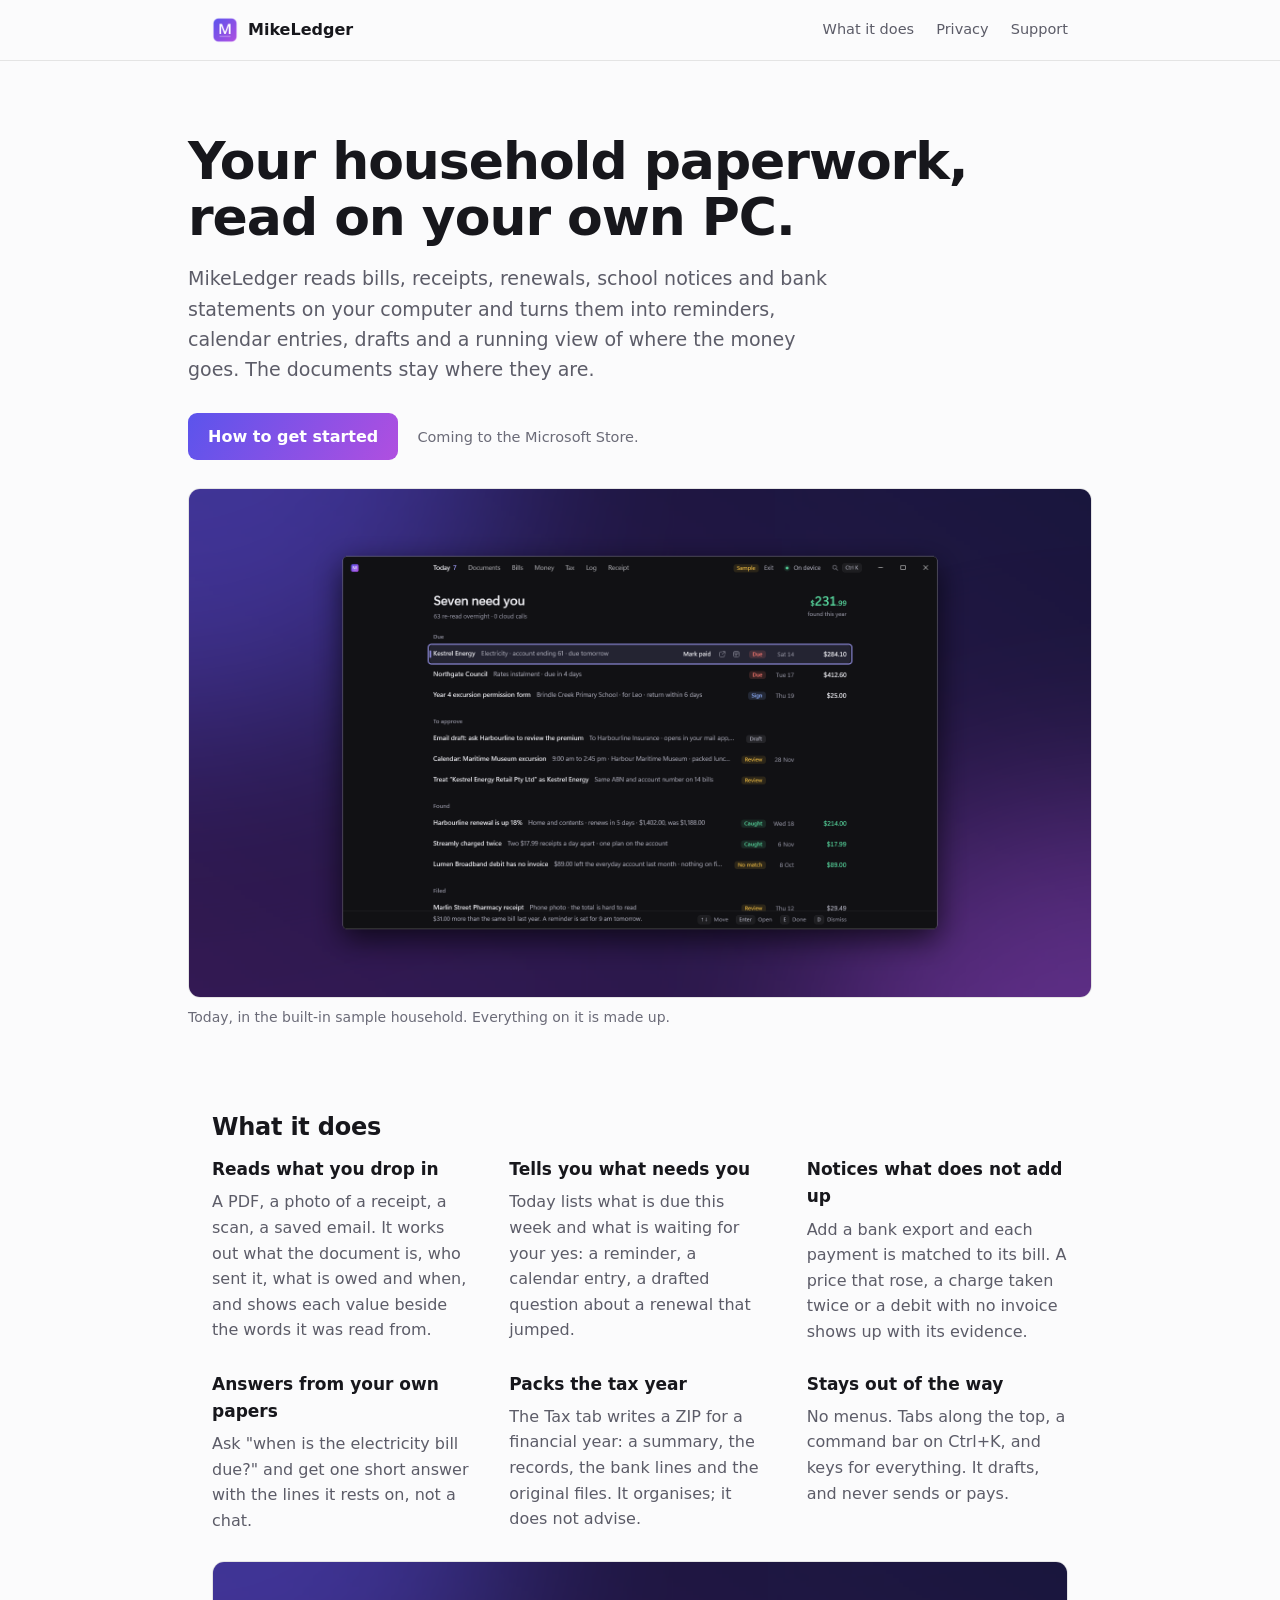
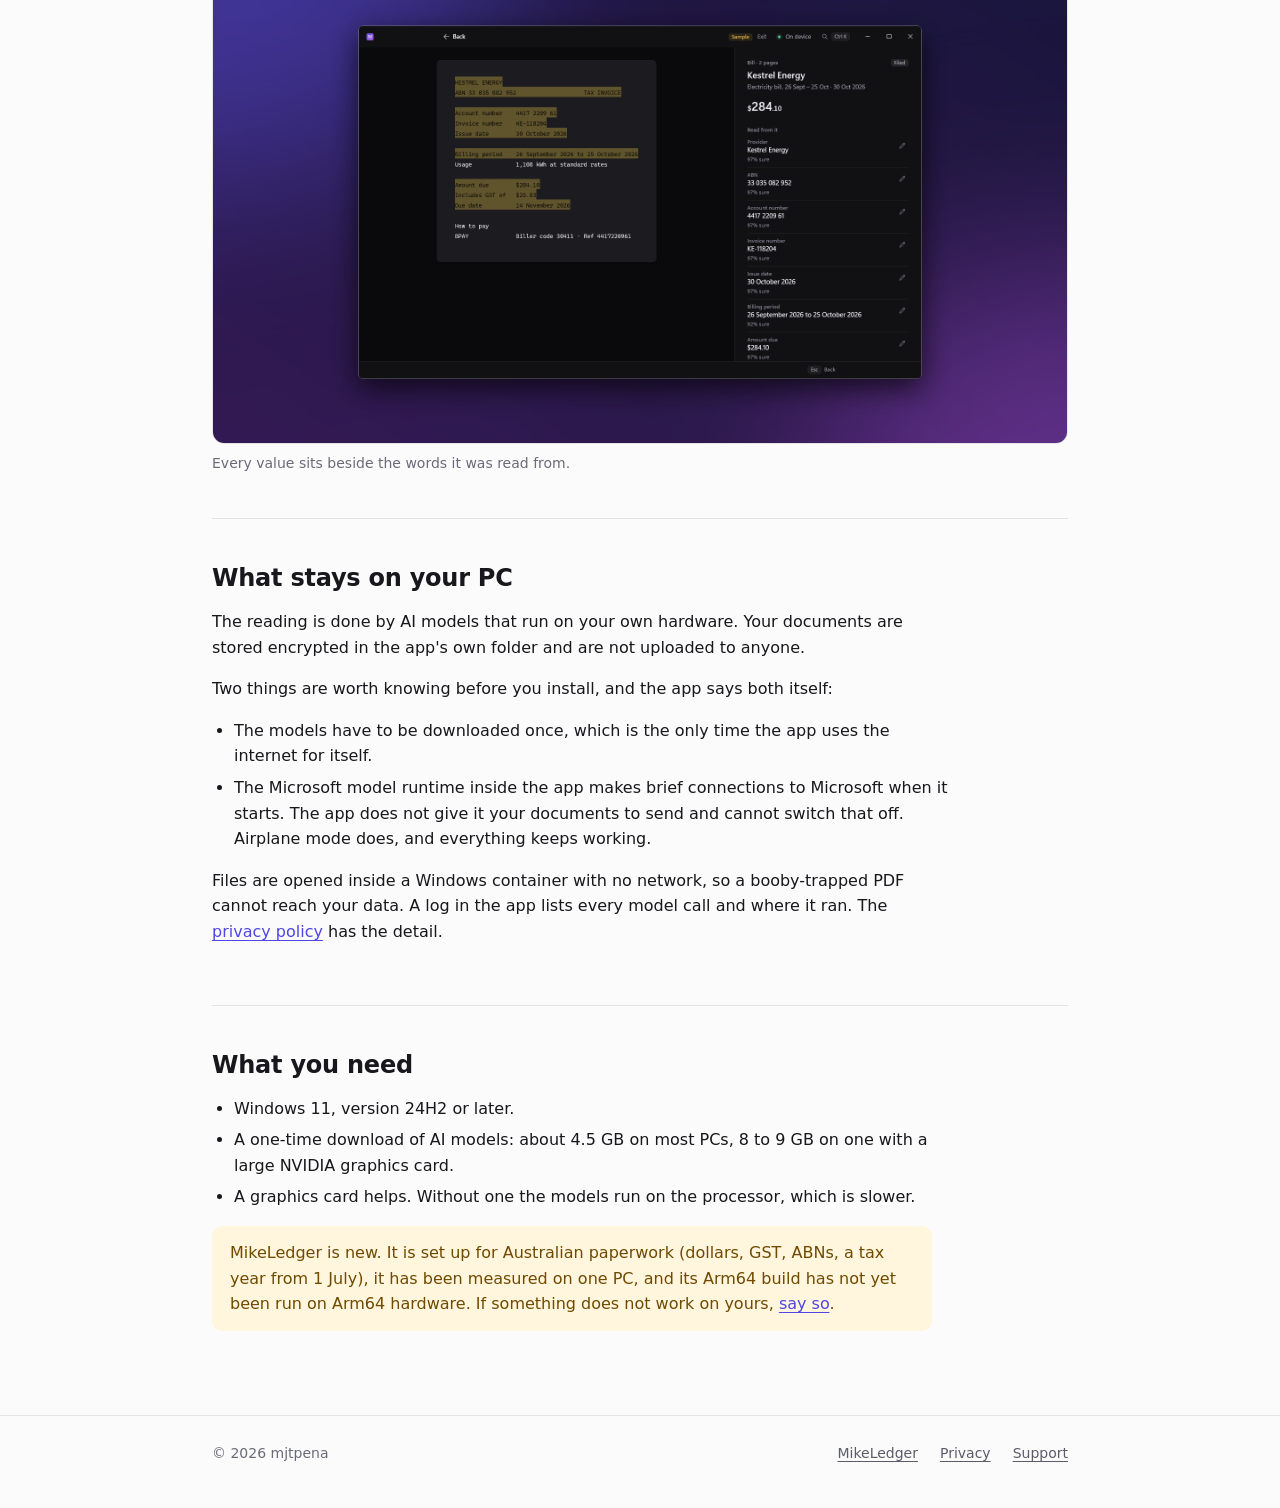
<file: index.html>
<!doctype html>
<html lang="en">
<head>
<meta charset="utf-8">
<meta name="viewport" content="width=device-width, initial-scale=1">
<title>MikeLedger: a private household ledger for Windows</title>
<meta name="description" content="MikeLedger reads your bills, receipts and letters on your own PC and turns them into reminders, calendar entries, drafts and a view of where the money goes.">
<meta property="og:title" content="MikeLedger">
<meta property="og:description" content="A private household ledger for Windows. Your paperwork is read on your own PC.">
<meta property="og:image" content="https://mjtpena.github.io/MikeLedger-support/assets/social.png">
<link rel="icon" href="assets/favicon-32.png" sizes="32x32">
<link rel="stylesheet" href="styles.css">
</head>
<body>
<a class="skip" href="#main">Skip to content</a>
<header class="site">
  <div class="wrap">
    <a class="mark" href="./" aria-current="page"><img src="assets/icon-64.png" alt="">MikeLedger</a>
    <nav class="site" aria-label="Site">
      <a href="#what">What it does</a>
      <a href="privacy.html">Privacy</a>
      <a href="support.html">Support</a>
    </nav>
  </div>
</header>

<main id="main">
  <div class="wrap hero">
    <h1>Your household paperwork, read on your own PC.</h1>
    <p class="lede">MikeLedger reads bills, receipts, renewals, school notices and bank statements on your computer and turns them into reminders, calendar entries, drafts and a running view of where the money goes. The documents stay where they are.</p>
    <p>
      <a class="button" id="store-link" href="support.html#start">How to get started</a>
      <span class="soon" id="store-note">Coming to the Microsoft Store.</span>
    </p>
    <figure class="shot">
      <img src="assets/screens/today.png" width="1920" height="1080" alt="The Today page: three things due this week, three waiting for approval, and three findings worth money.">
      <figcaption>Today, in the built-in sample household. Everything on it is made up.</figcaption>
    </figure>
  </div>

  <div class="wrap">
    <section id="what">
      <h2>What it does</h2>
      <div class="cols">
        <div>
          <h3>Reads what you drop in</h3>
          <p>A PDF, a photo of a receipt, a scan, a saved email. It works out what the document is, who sent it, what is owed and when, and shows each value beside the words it was read from.</p>
        </div>
        <div>
          <h3>Tells you what needs you</h3>
          <p>Today lists what is due this week and what is waiting for your yes: a reminder, a calendar entry, a drafted question about a renewal that jumped.</p>
        </div>
        <div>
          <h3>Notices what does not add up</h3>
          <p>Add a bank export and each payment is matched to its bill. A price that rose, a charge taken twice or a debit with no invoice shows up with its evidence.</p>
        </div>
        <div>
          <h3>Answers from your own papers</h3>
          <p>Ask "when is the electricity bill due?" and get one short answer with the lines it rests on, not a chat.</p>
        </div>
        <div>
          <h3>Packs the tax year</h3>
          <p>The Tax tab writes a ZIP for a financial year: a summary, the records, the bank lines and the original files. It organises; it does not advise.</p>
        </div>
        <div>
          <h3>Stays out of the way</h3>
          <p>No menus. Tabs along the top, a command bar on Ctrl+K, and keys for everything. It drafts, and never sends or pays.</p>
        </div>
      </div>
      <figure class="shot">
        <img src="assets/screens/document.png" width="1920" height="1080" alt="A document open beside the values read from it, each with the words it came from.">
        <figcaption>Every value sits beside the words it was read from.</figcaption>
      </figure>
    </section>

    <section id="private">
      <h2>What stays on your PC</h2>
      <p>The reading is done by AI models that run on your own hardware. Your documents are stored encrypted in the app's own folder and are not uploaded to anyone.</p>
      <p>Two things are worth knowing before you install, and the app says both itself:</p>
      <ul>
        <li>The models have to be downloaded once, which is the only time the app uses the internet for itself.</li>
        <li>The Microsoft model runtime inside the app makes brief connections to Microsoft when it starts. The app does not give it your documents to send and cannot switch that off. Airplane mode does, and everything keeps working.</li>
      </ul>
      <p>Files are opened inside a Windows container with no network, so a booby-trapped PDF cannot reach your data. A log in the app lists every model call and where it ran. The <a href="privacy.html">privacy policy</a> has the detail.</p>
    </section>

    <section id="need">
      <h2>What you need</h2>
      <ul>
        <li>Windows 11, version 24H2 or later.</li>
        <li>A one-time download of AI models: about 4.5 GB on most PCs, 8 to 9 GB on one with a large NVIDIA graphics card.</li>
        <li>A graphics card helps. Without one the models run on the processor, which is slower.</li>
      </ul>
      <div class="note"><p>MikeLedger is new. It is set up for Australian paperwork (dollars, GST, ABNs, a tax year from 1 July), it has been measured on one PC, and its Arm64 build has not yet been run on Arm64 hardware. If something does not work on yours, <a href="support.html#help">say so</a>.</p></div>
    </section>
  </div>
</main>

<footer class="site">
  <div class="wrap">
    <span class="grow">© 2026 mjtpena</span>
    <a href="./">MikeLedger</a>
    <a href="privacy.html">Privacy</a>
    <a href="support.html">Support</a>
  </div>
</footer>
</body>
</html>
</file>
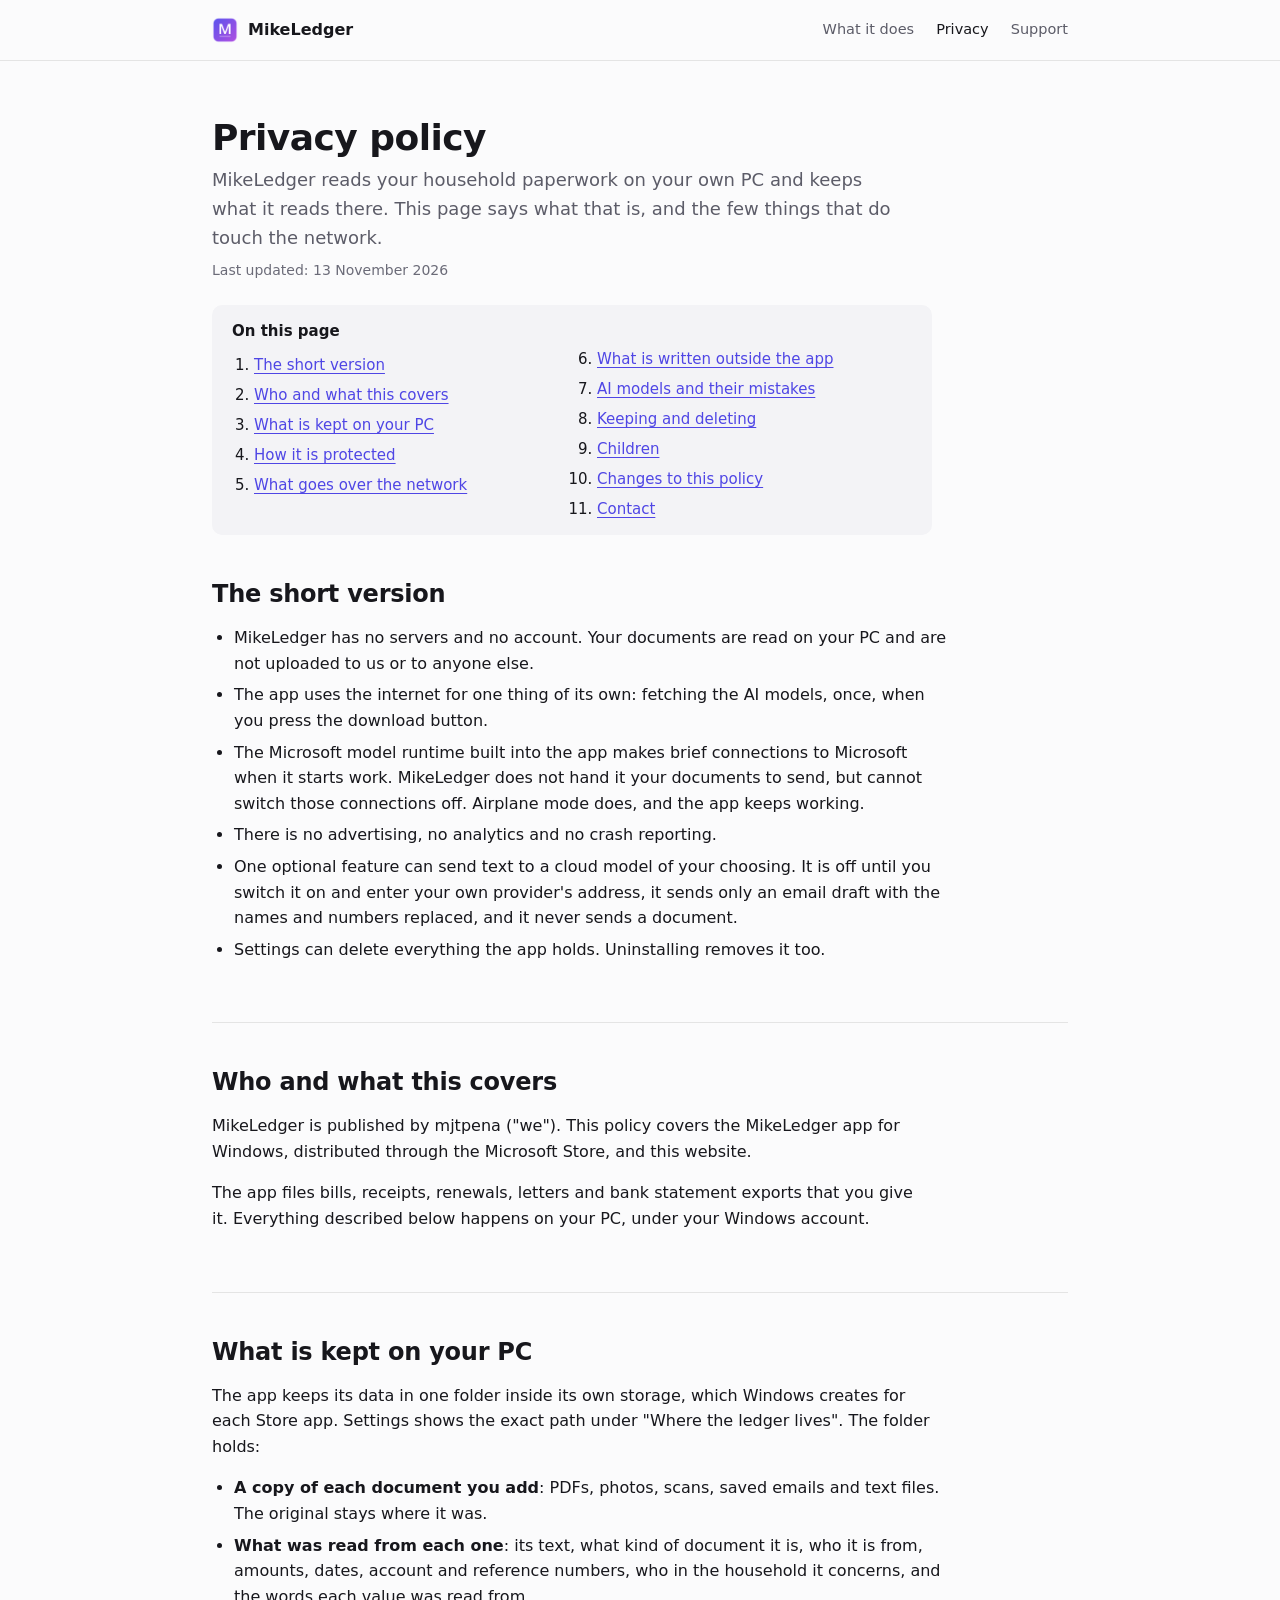
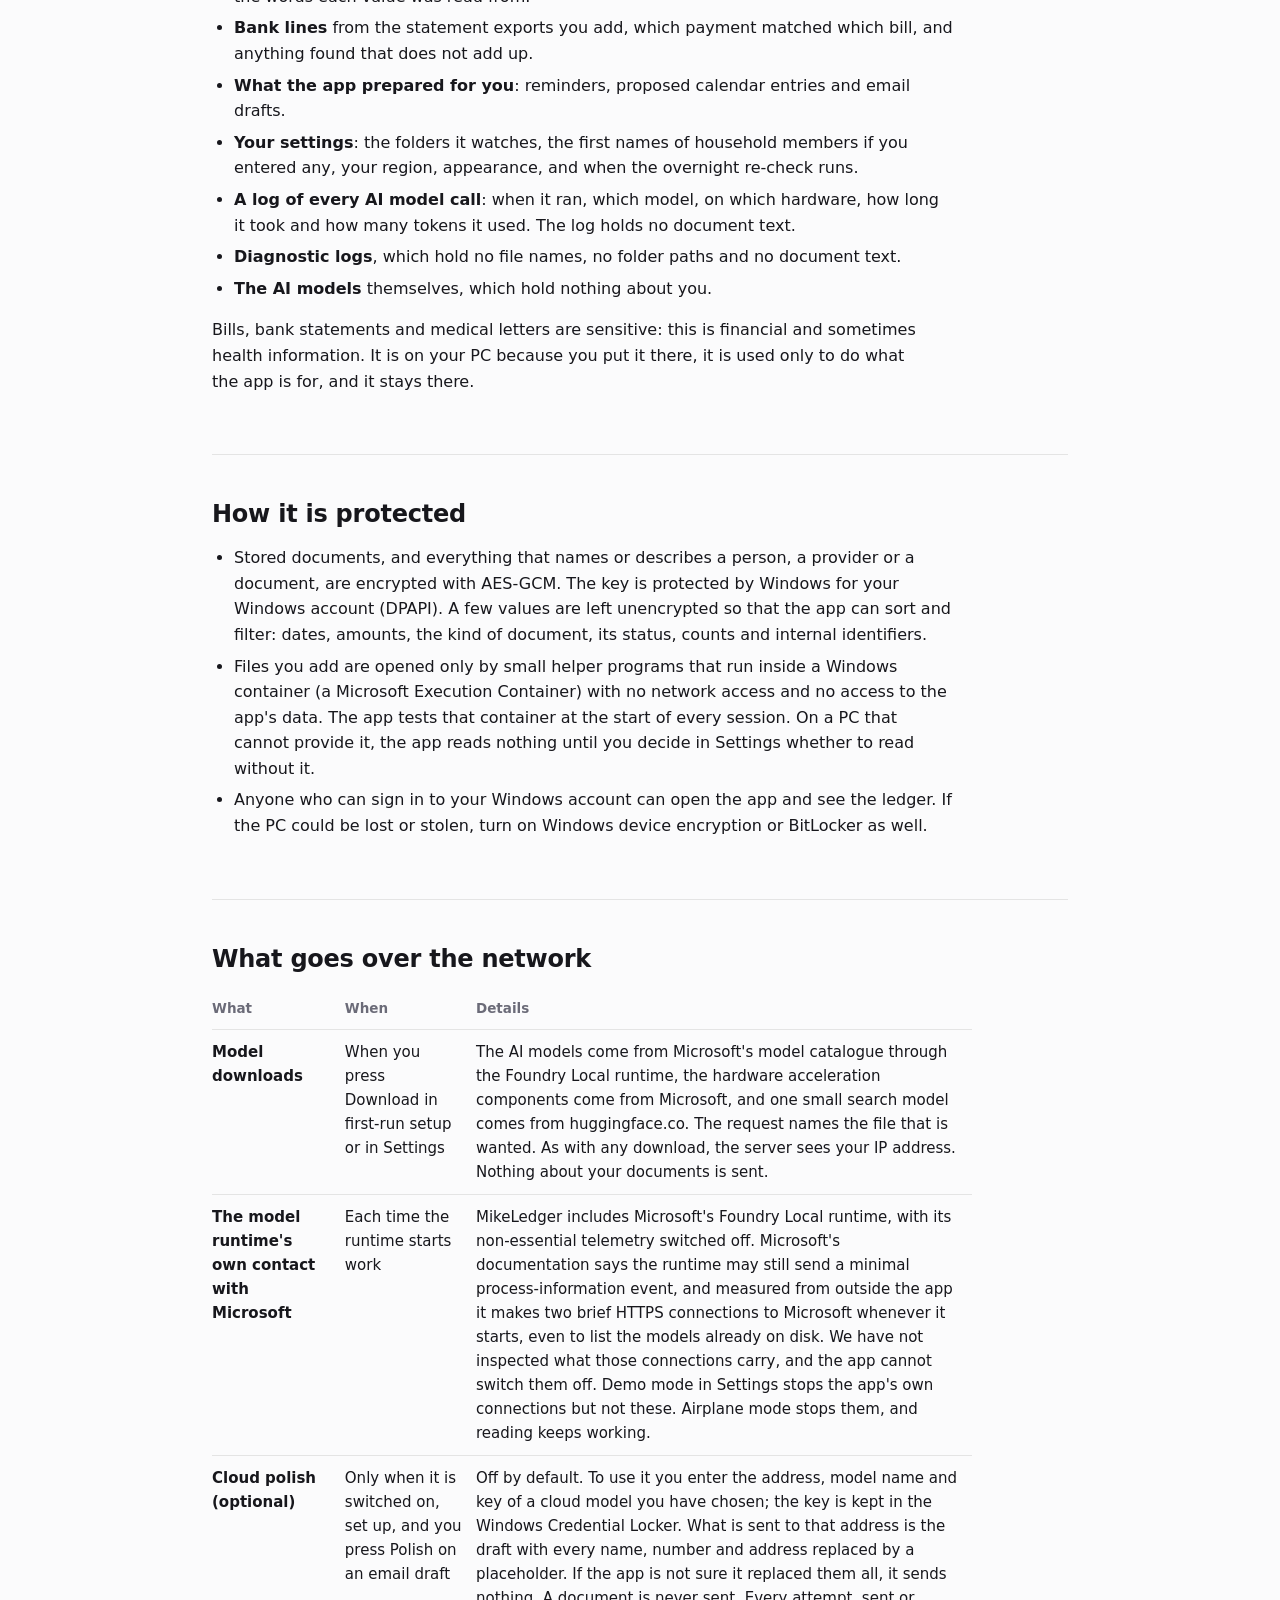
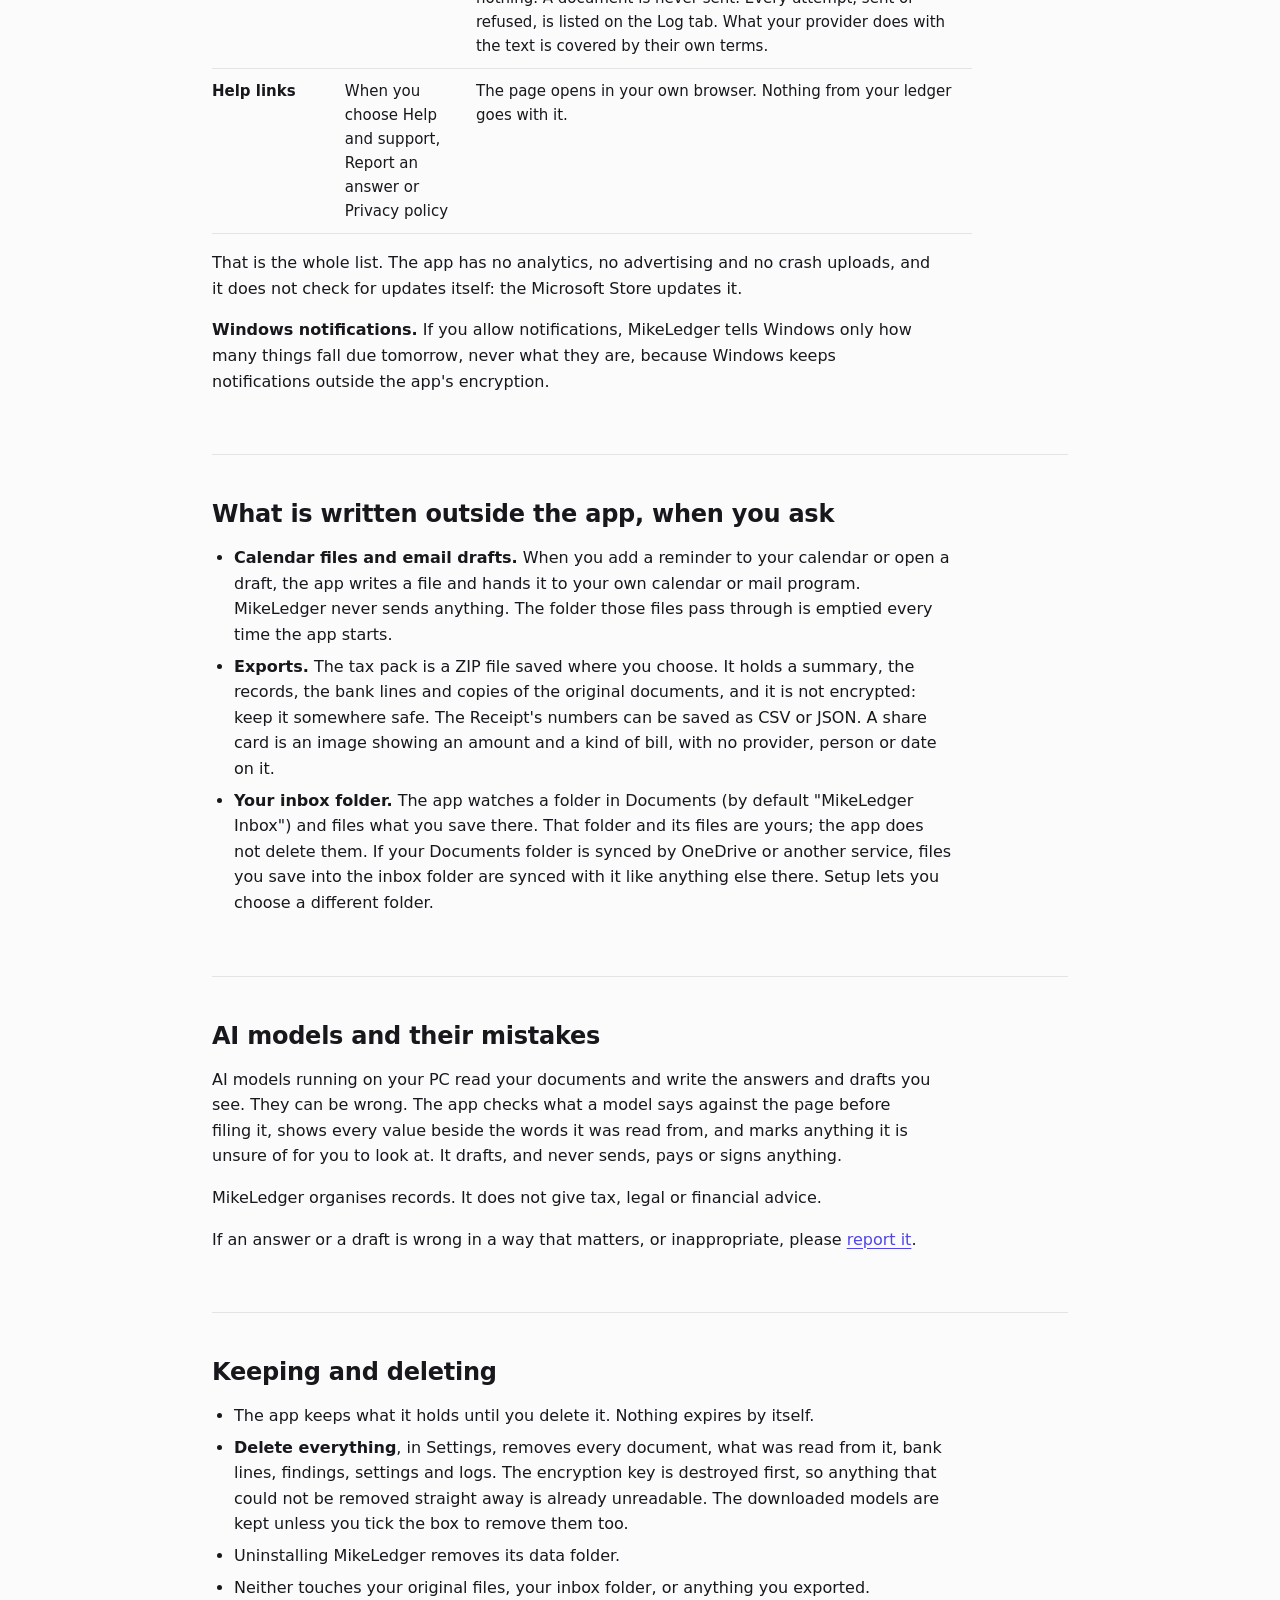
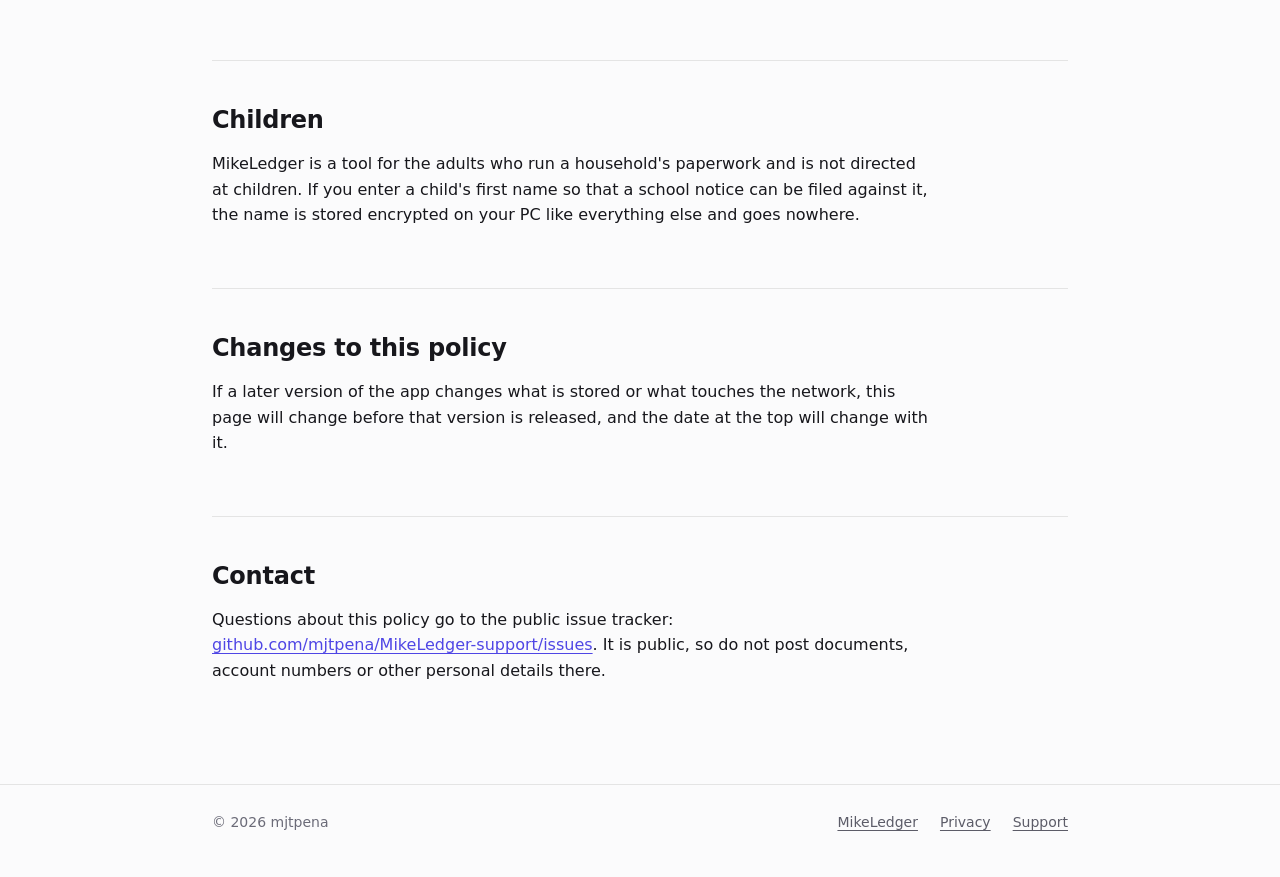
<file: privacy.html>
<!doctype html>
<html lang="en">
<head>
<meta charset="utf-8">
<meta name="viewport" content="width=device-width, initial-scale=1">
<title>Privacy policy | MikeLedger</title>
<meta name="description" content="What MikeLedger keeps on your PC, what goes over the network, and how to delete it.">
<link rel="icon" href="assets/favicon-32.png" sizes="32x32">
<link rel="stylesheet" href="styles.css">
</head>
<body>
<a class="skip" href="#main">Skip to content</a>
<header class="site">
  <div class="wrap">
    <a class="mark" href="./"><img src="assets/icon-64.png" alt="">MikeLedger</a>
    <nav class="site" aria-label="Site">
      <a href="./#what">What it does</a>
      <a href="privacy.html" aria-current="page">Privacy</a>
      <a href="support.html">Support</a>
    </nav>
  </div>
</header>

<main id="main" class="wrap">
  <h1 class="page">Privacy policy</h1>
  <p class="sub">MikeLedger reads your household paperwork on your own PC and keeps what it reads there. This page says what that is, and the few things that do touch the network.</p>
  <p class="dated">Last updated: 13 November 2026</p>

  <nav class="toc" aria-label="On this page">
    <strong>On this page</strong>
    <ol>
      <li><a href="#short">The short version</a></li>
      <li><a href="#covers">Who and what this covers</a></li>
      <li><a href="#stored">What is kept on your PC</a></li>
      <li><a href="#protected">How it is protected</a></li>
      <li><a href="#network">What goes over the network</a></li>
      <li><a href="#outside">What is written outside the app</a></li>
      <li><a href="#ai">AI models and their mistakes</a></li>
      <li><a href="#delete">Keeping and deleting</a></li>
      <li><a href="#children">Children</a></li>
      <li><a href="#changes">Changes to this policy</a></li>
      <li><a href="#contact">Contact</a></li>
    </ol>
  </nav>

  <section id="short">
    <h2>The short version</h2>
    <ul>
      <li>MikeLedger has no servers and no account. Your documents are read on your PC and are not uploaded to us or to anyone else.</li>
      <li>The app uses the internet for one thing of its own: fetching the AI models, once, when you press the download button.</li>
      <li>The Microsoft model runtime built into the app makes brief connections to Microsoft when it starts work. MikeLedger does not hand it your documents to send, but cannot switch those connections off. Airplane mode does, and the app keeps working.</li>
      <li>There is no advertising, no analytics and no crash reporting.</li>
      <li>One optional feature can send text to a cloud model of your choosing. It is off until you switch it on and enter your own provider's address, it sends only an email draft with the names and numbers replaced, and it never sends a document.</li>
      <li>Settings can delete everything the app holds. Uninstalling removes it too.</li>
    </ul>
  </section>

  <section id="covers">
    <h2>Who and what this covers</h2>
    <p>MikeLedger is published by mjtpena ("we"). This policy covers the MikeLedger app for Windows, distributed through the Microsoft Store, and this website.</p>
    <p>The app files bills, receipts, renewals, letters and bank statement exports that you give it. Everything described below happens on your PC, under your Windows account.</p>
  </section>

  <section id="stored">
    <h2>What is kept on your PC</h2>
    <p>The app keeps its data in one folder inside its own storage, which Windows creates for each Store app. Settings shows the exact path under "Where the ledger lives". The folder holds:</p>
    <ul>
      <li><strong>A copy of each document you add</strong>: PDFs, photos, scans, saved emails and text files. The original stays where it was.</li>
      <li><strong>What was read from each one</strong>: its text, what kind of document it is, who it is from, amounts, dates, account and reference numbers, who in the household it concerns, and the words each value was read from.</li>
      <li><strong>Bank lines</strong> from the statement exports you add, which payment matched which bill, and anything found that does not add up.</li>
      <li><strong>What the app prepared for you</strong>: reminders, proposed calendar entries and email drafts.</li>
      <li><strong>Your settings</strong>: the folders it watches, the first names of household members if you entered any, your region, appearance, and when the overnight re-check runs.</li>
      <li><strong>A log of every AI model call</strong>: when it ran, which model, on which hardware, how long it took and how many tokens it used. The log holds no document text.</li>
      <li><strong>Diagnostic logs</strong>, which hold no file names, no folder paths and no document text.</li>
      <li><strong>The AI models</strong> themselves, which hold nothing about you.</li>
    </ul>
    <p>Bills, bank statements and medical letters are sensitive: this is financial and sometimes health information. It is on your PC because you put it there, it is used only to do what the app is for, and it stays there.</p>
  </section>

  <section id="protected">
    <h2>How it is protected</h2>
    <ul>
      <li>Stored documents, and everything that names or describes a person, a provider or a document, are encrypted with AES-GCM. The key is protected by Windows for your Windows account (DPAPI). A few values are left unencrypted so that the app can sort and filter: dates, amounts, the kind of document, its status, counts and internal identifiers.</li>
      <li>Files you add are opened only by small helper programs that run inside a Windows container (a Microsoft Execution Container) with no network access and no access to the app's data. The app tests that container at the start of every session. On a PC that cannot provide it, the app reads nothing until you decide in Settings whether to read without it.</li>
      <li>Anyone who can sign in to your Windows account can open the app and see the ledger. If the PC could be lost or stolen, turn on Windows device encryption or BitLocker as well.</li>
    </ul>
  </section>

  <section id="network">
    <h2>What goes over the network</h2>
    <table>
      <thead><tr><th>What</th><th>When</th><th>Details</th></tr></thead>
      <tbody>
        <tr>
          <td class="wrap-ok">Model downloads</td>
          <td class="wrap-ok">When you press Download in first-run setup or in Settings</td>
          <td class="wrap-ok">The AI models come from Microsoft's model catalogue through the Foundry Local runtime, the hardware acceleration components come from Microsoft, and one small search model comes from huggingface.co. The request names the file that is wanted. As with any download, the server sees your IP address. Nothing about your documents is sent.</td>
        </tr>
        <tr>
          <td class="wrap-ok">The model runtime's own contact with Microsoft</td>
          <td class="wrap-ok">Each time the runtime starts work</td>
          <td class="wrap-ok">MikeLedger includes Microsoft's Foundry Local runtime, with its non-essential telemetry switched off. Microsoft's documentation says the runtime may still send a minimal process-information event, and measured from outside the app it makes two brief HTTPS connections to Microsoft whenever it starts, even to list the models already on disk. We have not inspected what those connections carry, and the app cannot switch them off. Demo mode in Settings stops the app's own connections but not these. Airplane mode stops them, and reading keeps working.</td>
        </tr>
        <tr>
          <td class="wrap-ok">Cloud polish (optional)</td>
          <td class="wrap-ok">Only when it is switched on, set up, and you press Polish on an email draft</td>
          <td class="wrap-ok">Off by default. To use it you enter the address, model name and key of a cloud model you have chosen; the key is kept in the Windows Credential Locker. What is sent to that address is the draft with every name, number and address replaced by a placeholder. If the app is not sure it replaced them all, it sends nothing. A document is never sent. Every attempt, sent or refused, is listed on the Log tab. What your provider does with the text is covered by their own terms.</td>
        </tr>
        <tr>
          <td class="wrap-ok">Help links</td>
          <td class="wrap-ok">When you choose Help and support, Report an answer or Privacy policy</td>
          <td class="wrap-ok">The page opens in your own browser. Nothing from your ledger goes with it.</td>
        </tr>
      </tbody>
    </table>
    <p>That is the whole list. The app has no analytics, no advertising and no crash uploads, and it does not check for updates itself: the Microsoft Store updates it.</p>
    <p><strong>Windows notifications.</strong> If you allow notifications, MikeLedger tells Windows only how many things fall due tomorrow, never what they are, because Windows keeps notifications outside the app's encryption.</p>
  </section>

  <section id="outside">
    <h2>What is written outside the app, when you ask</h2>
    <ul>
      <li><strong>Calendar files and email drafts.</strong> When you add a reminder to your calendar or open a draft, the app writes a file and hands it to your own calendar or mail program. MikeLedger never sends anything. The folder those files pass through is emptied every time the app starts.</li>
      <li><strong>Exports.</strong> The tax pack is a ZIP file saved where you choose. It holds a summary, the records, the bank lines and copies of the original documents, and it is not encrypted: keep it somewhere safe. The Receipt's numbers can be saved as CSV or JSON. A share card is an image showing an amount and a kind of bill, with no provider, person or date on it.</li>
      <li><strong>Your inbox folder.</strong> The app watches a folder in Documents (by default "MikeLedger Inbox") and files what you save there. That folder and its files are yours; the app does not delete them. If your Documents folder is synced by OneDrive or another service, files you save into the inbox folder are synced with it like anything else there. Setup lets you choose a different folder.</li>
    </ul>
  </section>

  <section id="ai">
    <h2>AI models and their mistakes</h2>
    <p>AI models running on your PC read your documents and write the answers and drafts you see. They can be wrong. The app checks what a model says against the page before filing it, shows every value beside the words it was read from, and marks anything it is unsure of for you to look at. It drafts, and never sends, pays or signs anything.</p>
    <p>MikeLedger organises records. It does not give tax, legal or financial advice.</p>
    <p>If an answer or a draft is wrong in a way that matters, or inappropriate, please <a href="support.html#report">report it</a>.</p>
  </section>

  <section id="delete">
    <h2>Keeping and deleting</h2>
    <ul>
      <li>The app keeps what it holds until you delete it. Nothing expires by itself.</li>
      <li><strong>Delete everything</strong>, in Settings, removes every document, what was read from it, bank lines, findings, settings and logs. The encryption key is destroyed first, so anything that could not be removed straight away is already unreadable. The downloaded models are kept unless you tick the box to remove them too.</li>
      <li>Uninstalling MikeLedger removes its data folder.</li>
      <li>Neither touches your original files, your inbox folder, or anything you exported.</li>
    </ul>
  </section>

  <section id="children">
    <h2>Children</h2>
    <p>MikeLedger is a tool for the adults who run a household's paperwork and is not directed at children. If you enter a child's first name so that a school notice can be filed against it, the name is stored encrypted on your PC like everything else and goes nowhere.</p>
  </section>

  <section id="changes">
    <h2>Changes to this policy</h2>
    <p>If a later version of the app changes what is stored or what touches the network, this page will change before that version is released, and the date at the top will change with it.</p>
  </section>

  <section id="contact">
    <h2>Contact</h2>
    <p>Questions about this policy go to the public issue tracker: <a href="https://github.com/mjtpena/MikeLedger-support/issues">github.com/mjtpena/MikeLedger-support/issues</a>. It is public, so do not post documents, account numbers or other personal details there.</p>
  </section>
</main>

<footer class="site">
  <div class="wrap">
    <span class="grow">© 2026 mjtpena</span>
    <a href="./">MikeLedger</a>
    <a href="privacy.html">Privacy</a>
    <a href="support.html">Support</a>
  </div>
</footer>
</body>
</html>
</file>
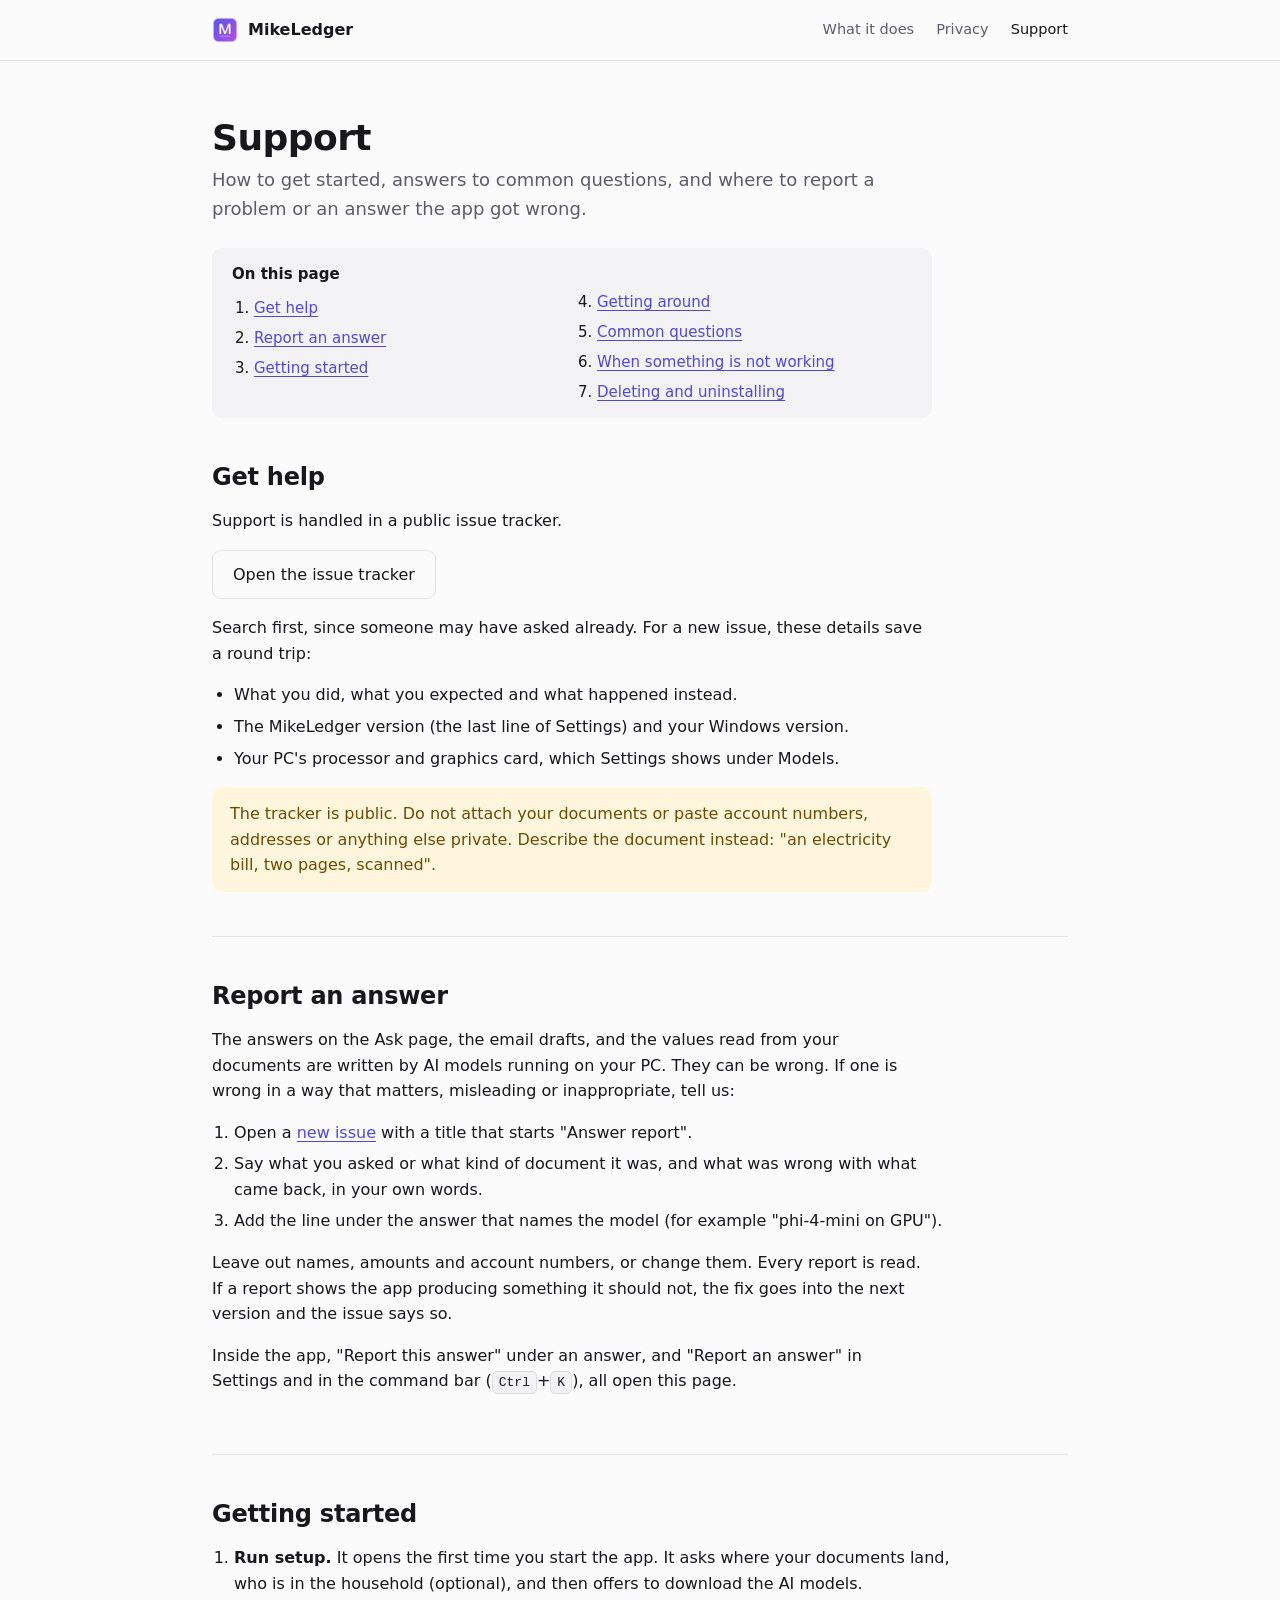
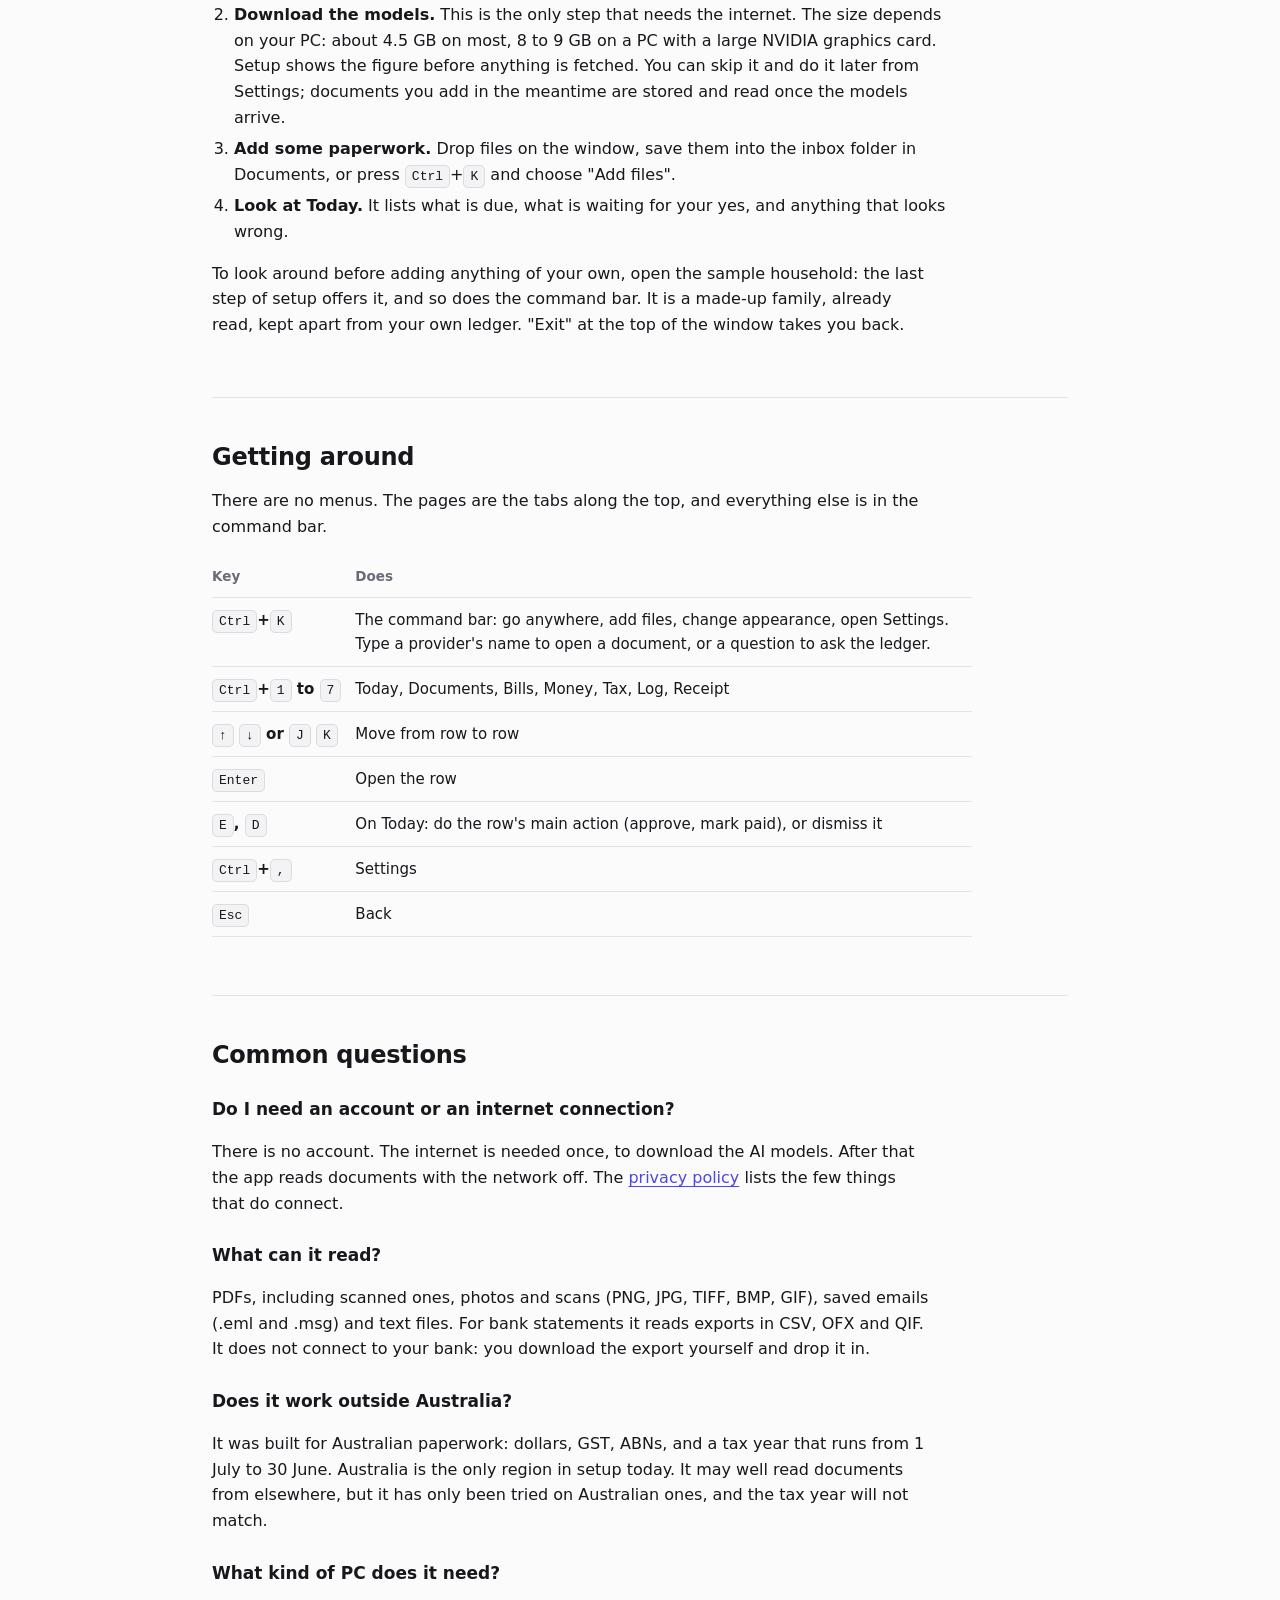
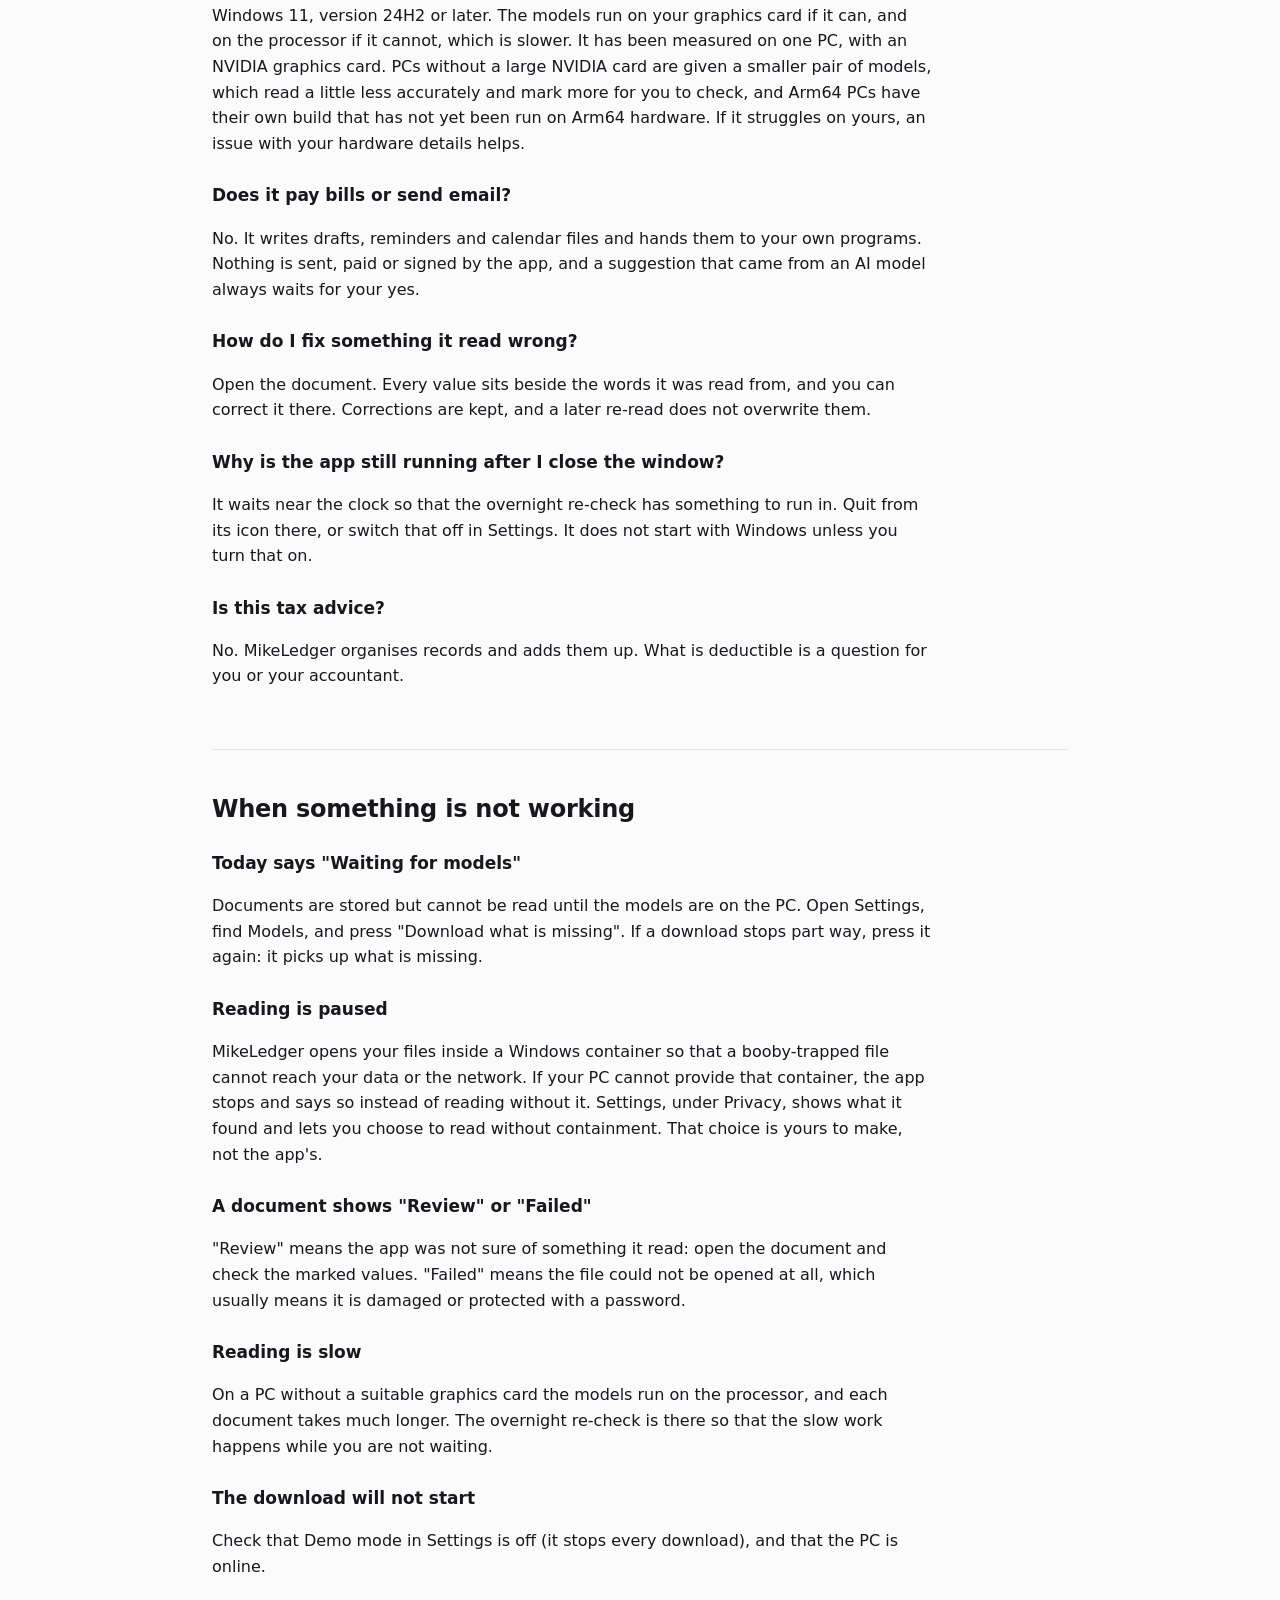
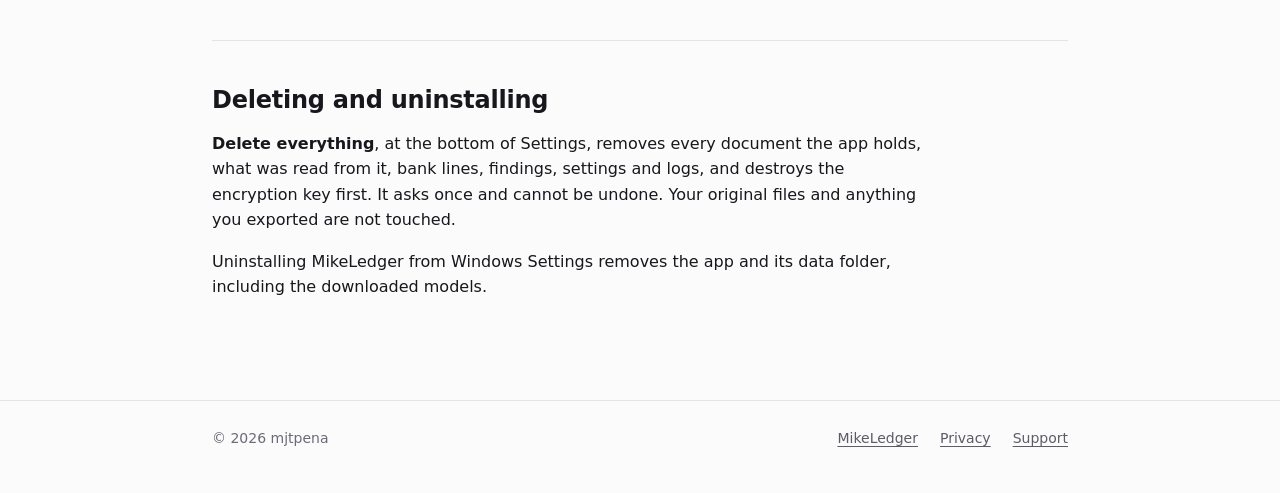
<file: support.html>
<!doctype html>
<html lang="en">
<head>
<meta charset="utf-8">
<meta name="viewport" content="width=device-width, initial-scale=1">
<title>Support | MikeLedger</title>
<meta name="description" content="Getting started with MikeLedger, answers to common questions, and where to report a problem or a wrong answer.">
<link rel="icon" href="assets/favicon-32.png" sizes="32x32">
<link rel="stylesheet" href="styles.css">
</head>
<body>
<a class="skip" href="#main">Skip to content</a>
<header class="site">
  <div class="wrap">
    <a class="mark" href="./"><img src="assets/icon-64.png" alt="">MikeLedger</a>
    <nav class="site" aria-label="Site">
      <a href="./#what">What it does</a>
      <a href="privacy.html">Privacy</a>
      <a href="support.html" aria-current="page">Support</a>
    </nav>
  </div>
</header>

<main id="main" class="wrap">
  <h1 class="page">Support</h1>
  <p class="sub">How to get started, answers to common questions, and where to report a problem or an answer the app got wrong.</p>

  <nav class="toc" aria-label="On this page">
    <strong>On this page</strong>
    <ol>
      <li><a href="#help">Get help</a></li>
      <li><a href="#report">Report an answer</a></li>
      <li><a href="#start">Getting started</a></li>
      <li><a href="#keys">Getting around</a></li>
      <li><a href="#questions">Common questions</a></li>
      <li><a href="#trouble">When something is not working</a></li>
      <li><a href="#remove">Deleting and uninstalling</a></li>
    </ol>
  </nav>

  <section id="help">
    <h2>Get help</h2>
    <p>Support is handled in a public issue tracker.</p>
    <p><a class="button quiet" href="https://github.com/mjtpena/MikeLedger-support/issues">Open the issue tracker</a></p>
    <p>Search first, since someone may have asked already. For a new issue, these details save a round trip:</p>
    <ul>
      <li>What you did, what you expected and what happened instead.</li>
      <li>The MikeLedger version (the last line of Settings) and your Windows version.</li>
      <li>Your PC's processor and graphics card, which Settings shows under Models.</li>
    </ul>
    <div class="note"><p>The tracker is public. Do not attach your documents or paste account numbers, addresses or anything else private. Describe the document instead: "an electricity bill, two pages, scanned".</p></div>
  </section>

  <section id="report">
    <h2>Report an answer</h2>
    <p>The answers on the Ask page, the email drafts, and the values read from your documents are written by AI models running on your PC. They can be wrong. If one is wrong in a way that matters, misleading or inappropriate, tell us:</p>
    <ol>
      <li>Open a <a href="https://github.com/mjtpena/MikeLedger-support/issues/new?title=Answer+report%3A+&amp;labels=answer-report">new issue</a> with a title that starts "Answer report".</li>
      <li>Say what you asked or what kind of document it was, and what was wrong with what came back, in your own words.</li>
      <li>Add the line under the answer that names the model (for example "phi-4-mini on GPU").</li>
    </ol>
    <p>Leave out names, amounts and account numbers, or change them. Every report is read. If a report shows the app producing something it should not, the fix goes into the next version and the issue says so.</p>
    <p>Inside the app, "Report this answer" under an answer, and "Report an answer" in Settings and in the command bar (<kbd>Ctrl</kbd>+<kbd>K</kbd>), all open this page.</p>
  </section>

  <section id="start">
    <h2>Getting started</h2>
    <ol>
      <li><strong>Run setup.</strong> It opens the first time you start the app. It asks where your documents land, who is in the household (optional), and then offers to download the AI models.</li>
      <li><strong>Download the models.</strong> This is the only step that needs the internet. The size depends on your PC: about 4.5 GB on most, 8 to 9 GB on a PC with a large NVIDIA graphics card. Setup shows the figure before anything is fetched. You can skip it and do it later from Settings; documents you add in the meantime are stored and read once the models arrive.</li>
      <li><strong>Add some paperwork.</strong> Drop files on the window, save them into the inbox folder in Documents, or press <kbd>Ctrl</kbd>+<kbd>K</kbd> and choose "Add files".</li>
      <li><strong>Look at Today.</strong> It lists what is due, what is waiting for your yes, and anything that looks wrong.</li>
    </ol>
    <p>To look around before adding anything of your own, open the sample household: the last step of setup offers it, and so does the command bar. It is a made-up family, already read, kept apart from your own ledger. "Exit" at the top of the window takes you back.</p>
  </section>

  <section id="keys">
    <h2>Getting around</h2>
    <p>There are no menus. The pages are the tabs along the top, and everything else is in the command bar.</p>
    <table>
      <thead><tr><th>Key</th><th>Does</th></tr></thead>
      <tbody>
        <tr><td><kbd>Ctrl</kbd>+<kbd>K</kbd></td><td class="wrap-ok">The command bar: go anywhere, add files, change appearance, open Settings. Type a provider's name to open a document, or a question to ask the ledger.</td></tr>
        <tr><td><kbd>Ctrl</kbd>+<kbd>1</kbd> to <kbd>7</kbd></td><td class="wrap-ok">Today, Documents, Bills, Money, Tax, Log, Receipt</td></tr>
        <tr><td><kbd>↑</kbd> <kbd>↓</kbd> or <kbd>J</kbd> <kbd>K</kbd></td><td class="wrap-ok">Move from row to row</td></tr>
        <tr><td><kbd>Enter</kbd></td><td class="wrap-ok">Open the row</td></tr>
        <tr><td><kbd>E</kbd>, <kbd>D</kbd></td><td class="wrap-ok">On Today: do the row's main action (approve, mark paid), or dismiss it</td></tr>
        <tr><td><kbd>Ctrl</kbd>+<kbd>,</kbd></td><td class="wrap-ok">Settings</td></tr>
        <tr><td><kbd>Esc</kbd></td><td class="wrap-ok">Back</td></tr>
      </tbody>
    </table>
  </section>

  <section id="questions">
    <h2>Common questions</h2>

    <h3>Do I need an account or an internet connection?</h3>
    <p>There is no account. The internet is needed once, to download the AI models. After that the app reads documents with the network off. The <a href="privacy.html#network">privacy policy</a> lists the few things that do connect.</p>

    <h3>What can it read?</h3>
    <p>PDFs, including scanned ones, photos and scans (PNG, JPG, TIFF, BMP, GIF), saved emails (.eml and .msg) and text files. For bank statements it reads exports in CSV, OFX and QIF. It does not connect to your bank: you download the export yourself and drop it in.</p>

    <h3>Does it work outside Australia?</h3>
    <p>It was built for Australian paperwork: dollars, GST, ABNs, and a tax year that runs from 1 July to 30 June. Australia is the only region in setup today. It may well read documents from elsewhere, but it has only been tried on Australian ones, and the tax year will not match.</p>

    <h3>What kind of PC does it need?</h3>
    <p>Windows 11, version 24H2 or later. The models run on your graphics card if it can, and on the processor if it cannot, which is slower. It has been measured on one PC, with an NVIDIA graphics card. PCs without a large NVIDIA card are given a smaller pair of models, which read a little less accurately and mark more for you to check, and Arm64 PCs have their own build that has not yet been run on Arm64 hardware. If it struggles on yours, an issue with your hardware details helps.</p>

    <h3>Does it pay bills or send email?</h3>
    <p>No. It writes drafts, reminders and calendar files and hands them to your own programs. Nothing is sent, paid or signed by the app, and a suggestion that came from an AI model always waits for your yes.</p>

    <h3>How do I fix something it read wrong?</h3>
    <p>Open the document. Every value sits beside the words it was read from, and you can correct it there. Corrections are kept, and a later re-read does not overwrite them.</p>

    <h3>Why is the app still running after I close the window?</h3>
    <p>It waits near the clock so that the overnight re-check has something to run in. Quit from its icon there, or switch that off in Settings. It does not start with Windows unless you turn that on.</p>

    <h3>Is this tax advice?</h3>
    <p>No. MikeLedger organises records and adds them up. What is deductible is a question for you or your accountant.</p>
  </section>

  <section id="trouble">
    <h2>When something is not working</h2>

    <h3>Today says "Waiting for models"</h3>
    <p>Documents are stored but cannot be read until the models are on the PC. Open Settings, find Models, and press "Download what is missing". If a download stops part way, press it again: it picks up what is missing.</p>

    <h3>Reading is paused</h3>
    <p>MikeLedger opens your files inside a Windows container so that a booby-trapped file cannot reach your data or the network. If your PC cannot provide that container, the app stops and says so instead of reading without it. Settings, under Privacy, shows what it found and lets you choose to read without containment. That choice is yours to make, not the app's.</p>

    <h3>A document shows "Review" or "Failed"</h3>
    <p>"Review" means the app was not sure of something it read: open the document and check the marked values. "Failed" means the file could not be opened at all, which usually means it is damaged or protected with a password.</p>

    <h3>Reading is slow</h3>
    <p>On a PC without a suitable graphics card the models run on the processor, and each document takes much longer. The overnight re-check is there so that the slow work happens while you are not waiting.</p>

    <h3>The download will not start</h3>
    <p>Check that Demo mode in Settings is off (it stops every download), and that the PC is online.</p>
  </section>

  <section id="remove">
    <h2>Deleting and uninstalling</h2>
    <p><strong>Delete everything</strong>, at the bottom of Settings, removes every document the app holds, what was read from it, bank lines, findings, settings and logs, and destroys the encryption key first. It asks once and cannot be undone. Your original files and anything you exported are not touched.</p>
    <p>Uninstalling MikeLedger from Windows Settings removes the app and its data folder, including the downloaded models.</p>
  </section>
</main>

<footer class="site">
  <div class="wrap">
    <span class="grow">© 2026 mjtpena</span>
    <a href="./">MikeLedger</a>
    <a href="privacy.html">Privacy</a>
    <a href="support.html">Support</a>
  </div>
</footer>
</body>
</html>
</file>
<file: styles.css>
/* MikeLedger site. One column, system type, the app's own palette. No scripts, no fonts fetched. */

:root {
  --paper: #fbfbfc;
  --raised: #ffffff;
  --sunken: #f3f3f6;
  --ink: #17171c;
  --ink-2: #5c5c68;
  --ink-3: #6b6b78;
  --rule: rgba(23, 23, 28, 0.1);
  --accent: #4f46e5;
  --brand-a: #5b54ec;
  --brand-b: #b04fe0;
  --caution-wash: #fff6dd;
  --caution-ink: #6f4a00;
}

@media (prefers-color-scheme: dark) {
  :root {
    --paper: #111114;
    --raised: #1b1b20;
    --sunken: #0a0a0c;
    --ink: #ededf2;
    --ink-2: #a3a3b0;
    --ink-3: #8c8c9a;
    --rule: rgba(237, 237, 242, 0.12);
    --accent: #a5a1ff;
    --caution-wash: #2b2412;
    --caution-ink: #e3b341;
  }
}

* { box-sizing: border-box; }

html { -webkit-text-size-adjust: 100%; scroll-behavior: smooth; }

body {
  margin: 0;
  background: var(--paper);
  color: var(--ink);
  font: 16px/1.6 "Segoe UI Variable Text", "Segoe UI", system-ui, -apple-system, "Helvetica Neue", Arial, sans-serif;
}

a { color: var(--accent); text-underline-offset: 3px; }
a:focus-visible, .button:focus-visible { outline: 2px solid var(--accent); outline-offset: 3px; border-radius: 4px; }

.skip { position: absolute; left: -999px; }
.skip:focus { left: 16px; top: 12px; background: var(--raised); padding: 8px 12px; border-radius: 6px; z-index: 2; }

.wrap { max-width: 904px; margin: 0 auto; padding: 0 24px; }

header.site { border-bottom: 1px solid var(--rule); }
header.site .wrap { display: flex; align-items: center; gap: 28px; height: 60px; }
.mark { display: flex; align-items: center; gap: 10px; font-weight: 600; color: var(--ink); text-decoration: none; }
.mark img { width: 26px; height: 26px; border-radius: 6px; }
nav.site { display: flex; gap: 22px; margin-left: auto; font-size: 14.5px; }
nav.site a { color: var(--ink-2); text-decoration: none; }
nav.site a:hover, nav.site a[aria-current="page"] { color: var(--ink); }

.hero { padding: 72px 0 40px; }
.hero h1 { font-size: clamp(34px, 6vw, 52px); line-height: 1.08; letter-spacing: -0.02em; margin: 0 0 18px; font-weight: 650; }
.hero p.lede { font-size: 19px; color: var(--ink-2); max-width: 640px; margin: 0 0 28px; }

.button {
  display: inline-block; padding: 11px 20px; border-radius: 9px; font-weight: 600; text-decoration: none;
  color: #fff; background: linear-gradient(120deg, var(--brand-a), var(--brand-b));
}
.button.quiet { background: none; color: var(--ink); border: 1px solid var(--rule); font-weight: 500; }
.soon { display: inline-block; margin-left: 14px; color: var(--ink-3); font-size: 14.5px; }

figure.shot { margin: 28px 0 0; }
figure.shot img { display: block; width: 100%; height: auto; border-radius: 12px; border: 1px solid var(--rule); }
figure.shot figcaption { color: var(--ink-3); font-size: 14px; margin-top: 8px; }

section { padding: 44px 0; border-top: 1px solid var(--rule); }
section:first-of-type { border-top: 0; }
h1.page { font-size: 36px; line-height: 1.15; letter-spacing: -0.015em; margin: 56px 0 8px; font-weight: 650; }
p.sub { color: var(--ink-2); font-size: 18px; margin: 0 0 6px; max-width: 680px; }
p.dated { color: var(--ink-3); font-size: 14px; margin: 0 0 8px; }
h2 { font-size: 24px; line-height: 1.25; letter-spacing: -0.01em; margin: 0 0 14px; font-weight: 620; }
h3 { font-size: 17px; margin: 26px 0 6px; font-weight: 620; }
p, li { max-width: 720px; }
li { margin: 6px 0; }
ul, ol { padding-left: 22px; }

.cols { display: grid; grid-template-columns: repeat(auto-fit, minmax(250px, 1fr)); gap: 26px 36px; }
.cols h3 { margin-top: 0; }
.cols p { margin: 0; color: var(--ink-2); }

.note { background: var(--caution-wash); color: var(--caution-ink); padding: 14px 18px; border-radius: 10px; max-width: 720px; }
.note p { margin: 0; }

nav.toc { background: var(--sunken); border-radius: 10px; padding: 14px 20px; max-width: 720px; margin: 24px 0 0; font-size: 15px; }
nav.toc strong { display: block; margin-bottom: 4px; }
nav.toc ol { margin: 0; columns: 2; column-gap: 28px; }

table { border-collapse: collapse; width: 100%; max-width: 760px; margin: 14px 0; font-size: 15px; }
th, td { text-align: left; vertical-align: top; padding: 10px 14px 10px 0; border-bottom: 1px solid var(--rule); }
th { color: var(--ink-3); font-weight: 600; font-size: 13.5px; }
td:first-child { white-space: nowrap; font-weight: 600; }
td.wrap-ok { white-space: normal; }

kbd {
  font: 13px/1 "Cascadia Mono", Consolas, monospace; padding: 3px 6px; border-radius: 5px;
  border: 1px solid var(--rule); background: var(--sunken);
}
code { font: 14px/1.4 "Cascadia Mono", Consolas, monospace; background: var(--sunken); padding: 1px 5px; border-radius: 4px; overflow-wrap: anywhere; }

footer.site { border-top: 1px solid var(--rule); margin-top: 40px; padding: 26px 0 44px; color: var(--ink-3); font-size: 14px; }
footer.site .wrap { display: flex; flex-wrap: wrap; gap: 8px 22px; }
footer.site a { color: var(--ink-2); }
footer.site span.grow { margin-right: auto; }

@media (max-width: 620px) {
  nav.site { gap: 14px; }
  nav.toc ol { columns: 1; }
  td:first-child { white-space: normal; }
  .hero { padding-top: 44px; }
}
</file>
